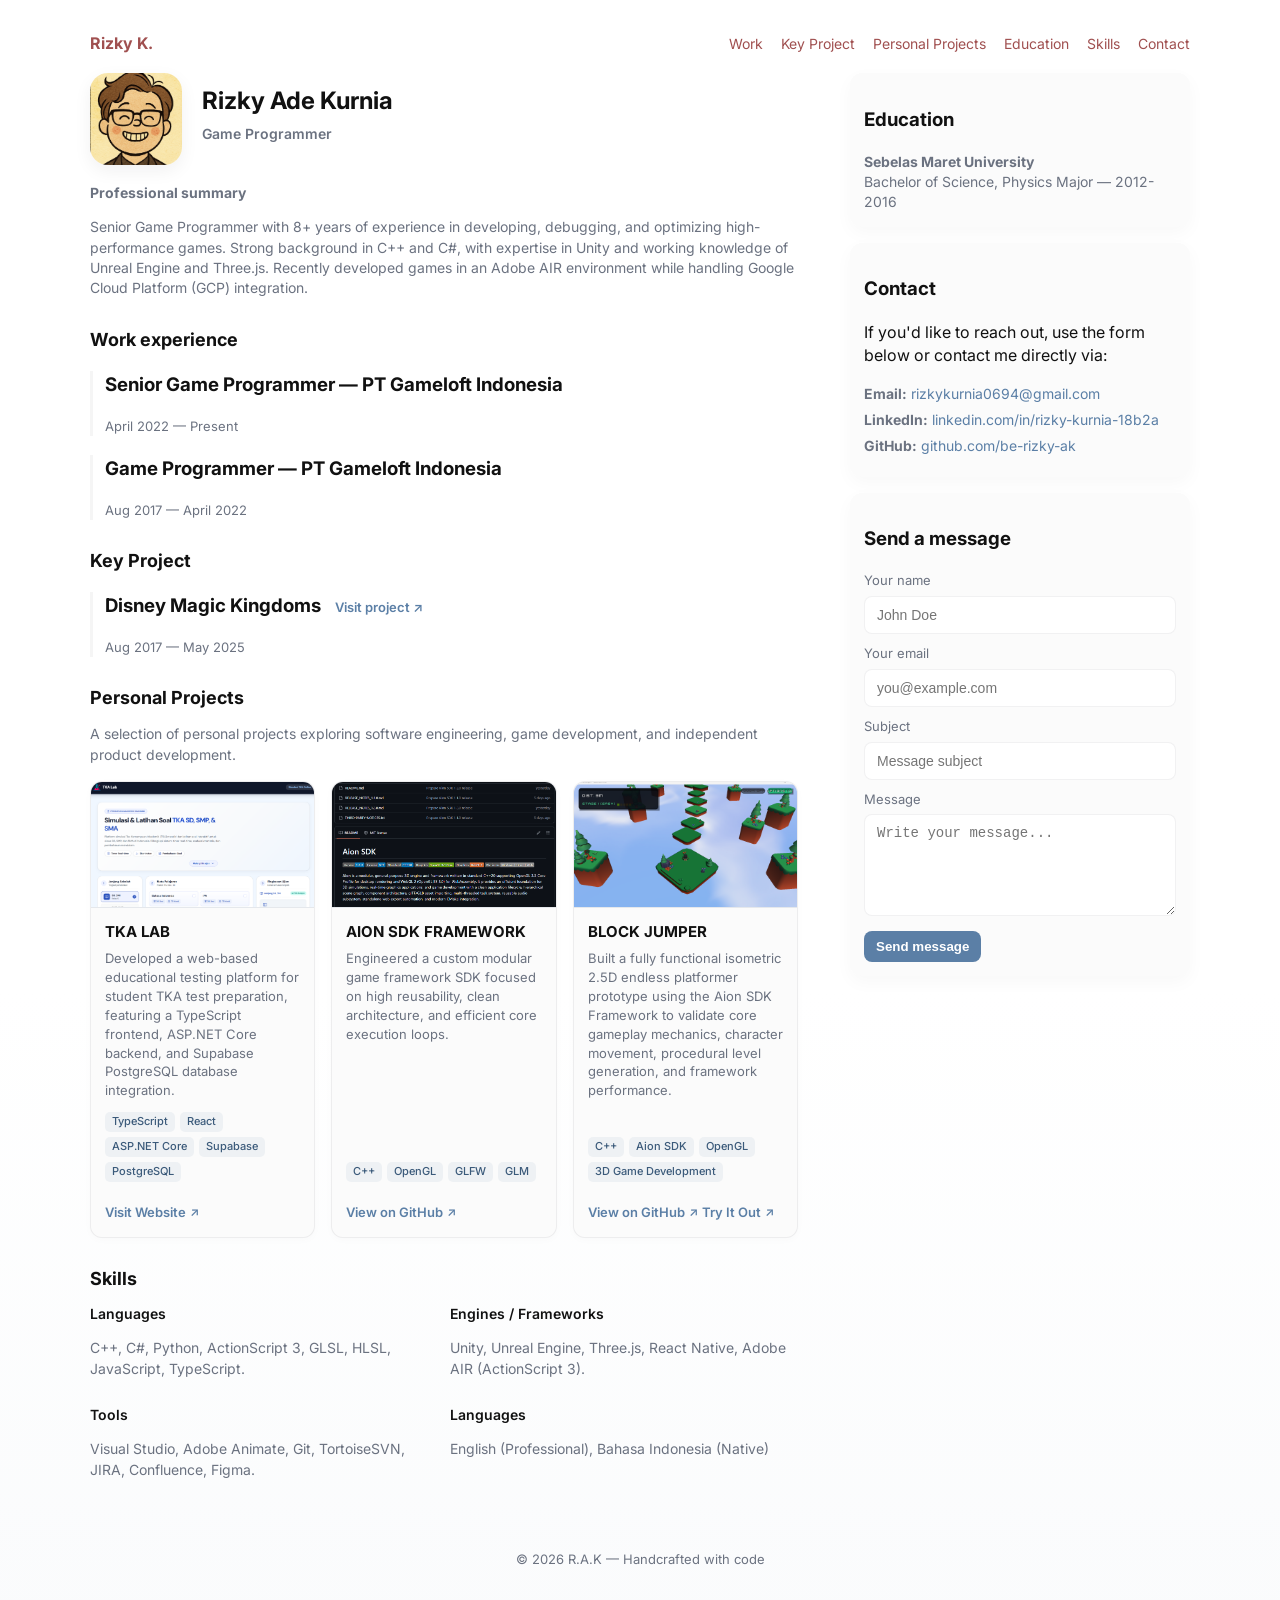
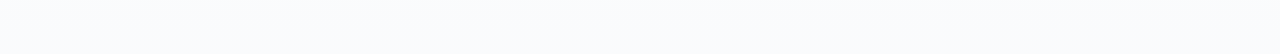
<file: index.html>
<!DOCTYPE html>
<html lang="en">
  <head>
    <meta charset="utf-8" />
    <meta name="viewport" content="width=device-width,initial-scale=1" />
    <title>Rizky Ade Kurnia — Game Programmer</title>

    <link
      href="https://fonts.googleapis.com/css2?family=Inter:wght@300;400;600;700&display=swap"
      rel="stylesheet"
    />
    <link rel="stylesheet" href="styles.css" />
    <meta name="description" content="Rizky Ade Kurnia — Game Programmer." />
  </head>
  <body>
    <header class="site-header">
      <nav class="nav">
        <div class="logo">Rizky K.</div>
        <ul class="nav-links">
          <li><a href="#work">Work</a></li>
          <li><a href="#project">Key Project</a></li>
          <li><a href="#personal-projects">Personal Projects</a></li>
          <li><a href="#education">Education</a></li>
          <li><a href="#skills">Skills</a></li>
          <li><a href="#contact-section">Contact</a></li>
        </ul>
      </nav>
    </header>

    <main class="container">
      <section class="left">
        <div class="profile-row">
          <div class="avatar">
            <img src="assets/profile.png" alt="Profile picture" />
          </div>
          <div class="headline">
            <h1>Rizky Ade Kurnia</h1>
            <p class="role">Game Programmer</p>
          </div>
        </div>

        <div class="summary">
          <p><strong>Professional summary</strong></p>
          <p>
            Senior Game Programmer with 8+ years of experience in developing, debugging, and optimizing high-performance games. Strong background in C++ and C#, with expertise in Unity and working knowledge of Unreal Engine and Three.js. Recently developed games in an Adobe AIR environment while handling Google Cloud Platform (GCP) integration.
          </p>
        </div>

        <section id="work" class="section">
          <h2>Work experience</h2>

          <article class="work-item">
            <h3>Senior Game Programmer — PT Gameloft Indonesia</h3>
            <p class="dates">April 2022 — Present</p>
          </article>
		  <article class="work-item">
            <h3>Game Programmer — PT Gameloft Indonesia</h3>
            <p class="dates">Aug 2017 — April 2022</p>
          </article>
        </section>

        <section id="project" class="section">
          <h2>Key Project</h2>

          <article class="work-item">
            <h3>
              Disney Magic Kingdoms
              <a
                class="external-link"
                href="https://www.disney-magic-kingdoms.com/"
                target="_blank"
                rel="noopener noreferrer"
                aria-label="Open Disney Magic Kingdoms in a new tab"
                title="Open Disney Magic Kingdoms (new tab)"
              >
                Visit project ↗
              </a>
            </h3>
            <p class="dates">Aug 2017 — May 2025</p>
          </article>
        </section>

        <section id="personal-projects" class="section">
          <h2>Personal Projects</h2>
          <p class="section-intro">
            A selection of personal projects exploring software engineering, game development, and independent product development.
          </p>

          <div class="projects-grid">
            <article class="project-card">
              <div class="project-img-wrapper">
                <img
                  src="assets/images/projects/tka-lab.png"
                  alt="TKA LAB educational testing platform preview"
                  class="project-img"
                  loading="lazy"
                  onerror="this.style.display='none'"
                />
              </div>
              <div class="project-content">
                <h3 class="project-title">TKA LAB</h3>
                <p class="project-desc">
                  Developed a web-based educational testing platform for student TKA test preparation, featuring a TypeScript frontend, ASP.NET Core backend, and Supabase PostgreSQL database integration.
                </p>
                <div class="project-tags">
                  <span class="project-tag">TypeScript</span>
                  <span class="project-tag">React</span>
                  <span class="project-tag">ASP.NET Core</span>
                  <span class="project-tag">Supabase</span>
                  <span class="project-tag">PostgreSQL</span>
                </div>
                <div class="project-action">
                  <a
                    href="https://tka-lab.vercel.app/"
                    class="project-link"
                    target="_blank"
                    rel="noopener noreferrer"
                    aria-label="Visit Website for TKA LAB (opens in a new tab)"
                  >
                    Visit Website <span aria-hidden="true">↗</span>
                  </a>
                </div>
              </div>
            </article>

            <article class="project-card">
              <div class="project-img-wrapper">
                <img
                  src="assets/images/projects/aion-sdk.png"
                  alt="AION SDK modular game framework preview"
                  class="project-img"
                  loading="lazy"
                  onerror="this.style.display='none'"
                />
              </div>
              <div class="project-content">
                <h3 class="project-title">AION SDK FRAMEWORK</h3>
                <p class="project-desc">
                  Engineered a custom modular game framework SDK focused on high reusability, clean architecture, and efficient core execution loops.
                </p>
                <div class="project-tags">
                  <span class="project-tag">C++</span>
                  <span class="project-tag">OpenGL</span>
                  <span class="project-tag">GLFW</span>
                  <span class="project-tag">GLM</span>
                </div>
                <div class="project-action">
                  <a
                    href="https://github.com/be-rizky-ak/aion-sdk"
                    class="project-link"
                    target="_blank"
                    rel="noopener noreferrer"
                    aria-label="View AION SDK FRAMEWORK on GitHub (opens in a new tab)"
                  >
                    View on GitHub <span aria-hidden="true">↗</span>
                  </a>
                </div>
              </div>
            </article>

            <article class="project-card">
              <div class="project-img-wrapper">
                <img
                  src="assets/images/projects/block-jumper.png"
                  alt="BLOCK JUMPER isometric 2.5D platformer game preview"
                  class="project-img"
                  loading="lazy"
                  onerror="this.style.display='none'"
                />
              </div>
              <div class="project-content">
                <h3 class="project-title">BLOCK JUMPER</h3>
                <p class="project-desc">
                  Built a fully functional isometric 2.5D endless platformer prototype using the Aion SDK Framework to validate core gameplay mechanics, character movement, procedural level generation, and framework performance.
                </p>
                <div class="project-tags">
                  <span class="project-tag">C++</span>
                  <span class="project-tag">Aion SDK</span>
                  <span class="project-tag">OpenGL</span>
                  <span class="project-tag">3D Game Development</span>
                </div>
                <div class="project-action">
                  <a
                    href="https://github.com/be-rizky-ak/block-jumper"
                    class="project-link"
                    target="_blank"
                    rel="noopener noreferrer"
                    aria-label="View BLOCK JUMPER on GitHub (opens in a new tab)"
                  >
                    View on GitHub <span aria-hidden="true">↗</span>
                  </a>
                  <a
                    href="https://be-rizky-ak.github.io/games/block-jumper/"
                    class="project-link"
                    target="_blank"
                    rel="noopener noreferrer"
                    aria-label="Try BLOCK JUMPER (opens in a new tab)"
                  >
                    Try It Out <span aria-hidden="true">↗</span>
                  </a>
                </div>
              </div>
            </article>
          </div>
        </section>

        <section id="skills" class="section">
          <h2>Skills</h2>
          <div class="skills-grid">
            <div>
              <strong>Languages</strong>
              <p>C++, C#, Python, ActionScript 3, GLSL, HLSL, JavaScript, TypeScript.</p>
            </div>
            <div>
              <strong>Engines / Frameworks</strong>
              <p>Unity, Unreal Engine, Three.js, React Native, Adobe AIR (ActionScript 3).</p>
            </div>
            <div>
              <strong>Tools</strong>
              <p>Visual Studio, Adobe Animate, Git, TortoiseSVN, JIRA, Confluence, Figma.</p>
            </div>
            <div>
              <strong>Languages</strong>
              <p>English (Professional), Bahasa Indonesia (Native)</p>
            </div>
          </div>
        </section>
      </section>

      <aside class="right">
        <div class="card">
          <h3>Education</h3>
          <p class="contact-links">
            <strong>Sebelas Maret University</strong><br />Bachelor of Science,
            Physics Major — 2012-2016
          </p>
        </div>

        <div class="card contact-card">
          <h3>Contact</h3>
          <p>
            If you'd like to reach out, use the form below or contact me
            directly via:
          </p>
          <ul class="contact-links">
            <li>
              <strong>Email:</strong>
              <a href="mailto:rizkykurnia0694@gmail.com"
                >rizkykurnia0694@gmail.com</a
              >
            </li>
            <li>
              <strong>LinkedIn:</strong>
              <a
                href="https://www.linkedin.com/in/rizky-kurnia-18b2a"
                target="_blank"
                rel="noopener"
                >linkedin.com/in/rizky-kurnia-18b2a</a
              >
            </li>
            <li>
              <strong>GitHub:</strong>
              <a
                href="https://github.com/be-rizky-ak"
                target="_blank"
                rel="noopener"
                >github.com/be-rizky-ak</a
              >
            </li>
          </ul>
        </div>

        <div id="contact-section" class="card">
          <h3>Send a message</h3>

          <form id="contact-form" class="contact-form" novalidate>
            <input
              type="text"
              name="website"
              id="website"
              class="honeypot"
              autocomplete="off"
              aria-hidden="true"
            />

            <label>
              Your name
              <input
                type="text"
                name="name"
                id="name"
                required
                placeholder="John Doe"
              />
            </label>

            <label>
              Your email
              <input
                type="email"
                name="email"
                id="email"
                required
                placeholder="you@example.com"
              />
            </label>

            <label>
              Subject
              <input
                type="text"
                name="subject"
                id="subject"
                required
                placeholder="Message subject"
              />
            </label>

            <label>
              Message
              <textarea
                name="message"
                id="message"
                rows="5"
                required
                placeholder="Write your message..."
              ></textarea>
            </label>

            <div class="form-actions">
              <button id="send-btn" type="submit" class="btn-primary">
                Send message
              </button>
              <div
                id="form-status"
                class="form-status"
                aria-live="polite"
              ></div>
            </div>
          </form>
        </div>
      </aside>
    </main>

    <footer class="site-footer">
      <p>© <span id="year"></span> R.A.K — Handcrafted with code </p>
    </footer>

    <script>
      const FORM_ENDPOINT = "https://formspree.io/f/xovnppkk";

      // UI refs
      const form = document.getElementById("contact-form");
      const status = document.getElementById("form-status");
      const sendBtn = document.getElementById("send-btn");

      function setStatus(text, isError = false) {
        status.textContent = text;
        status.style.color = isError ? "#b00020" : "";
      }

      function validateEmail(email) {
        return /\S+@\S+\.\S+/.test(email);
      }

      form.addEventListener("submit", async (e) => {
        e.preventDefault();
        setStatus("");
        const honeypot = document.getElementById("website").value;
        if (honeypot) {
          // bot detected — silently fail
          return;
        }

        const name = document.getElementById("name").value.trim();
        const email = document.getElementById("email").value.trim();
        const subject = document.getElementById("subject").value.trim();
        const message = document.getElementById("message").value.trim();

        if (!name || !email || !subject || !message) {
          setStatus("Please fill all fields.", true);
          return;
        }
        if (!validateEmail(email)) {
          setStatus("Please enter a valid email address.", true);
          return;
        }

        sendBtn.disabled = true;
        sendBtn.textContent = "Sending...";

        try {
          if (!FORM_ENDPOINT || FORM_ENDPOINT.includes("yourFormId")) {
            setStatus(
              "Form not configured. Add your Formspree endpoint in the script.",
              true
            );
            return;
          }

          const payload = {
            name,
            email,
            subject,
            message,
          };

          const res = await fetch(FORM_ENDPOINT, {
            method: "POST",
            headers: {
              Accept: "application/json",
              "Content-Type": "application/json",
            },
            body: JSON.stringify(payload),
          });

          if (res.ok) {
            setStatus("Message sent — thank you!");
            form.reset();
          } else {
            // show response detail if available
            const data = await res.json().catch(() => null);
            setStatus("Submission failed. Try again later.", true);
            console.error(
              "Form submit error",
              res.status,
              data || (await res.text())
            );
          }
        } catch (err) {
          console.error(err);
          setStatus("An error occurred. Please try again later.", true);
        } finally {
          sendBtn.disabled = false;
          sendBtn.textContent = "Send message";
        }
      });

      // simple year
      document.getElementById("year").textContent = new Date().getFullYear();
    </script>
  </body>
</html>
</file>
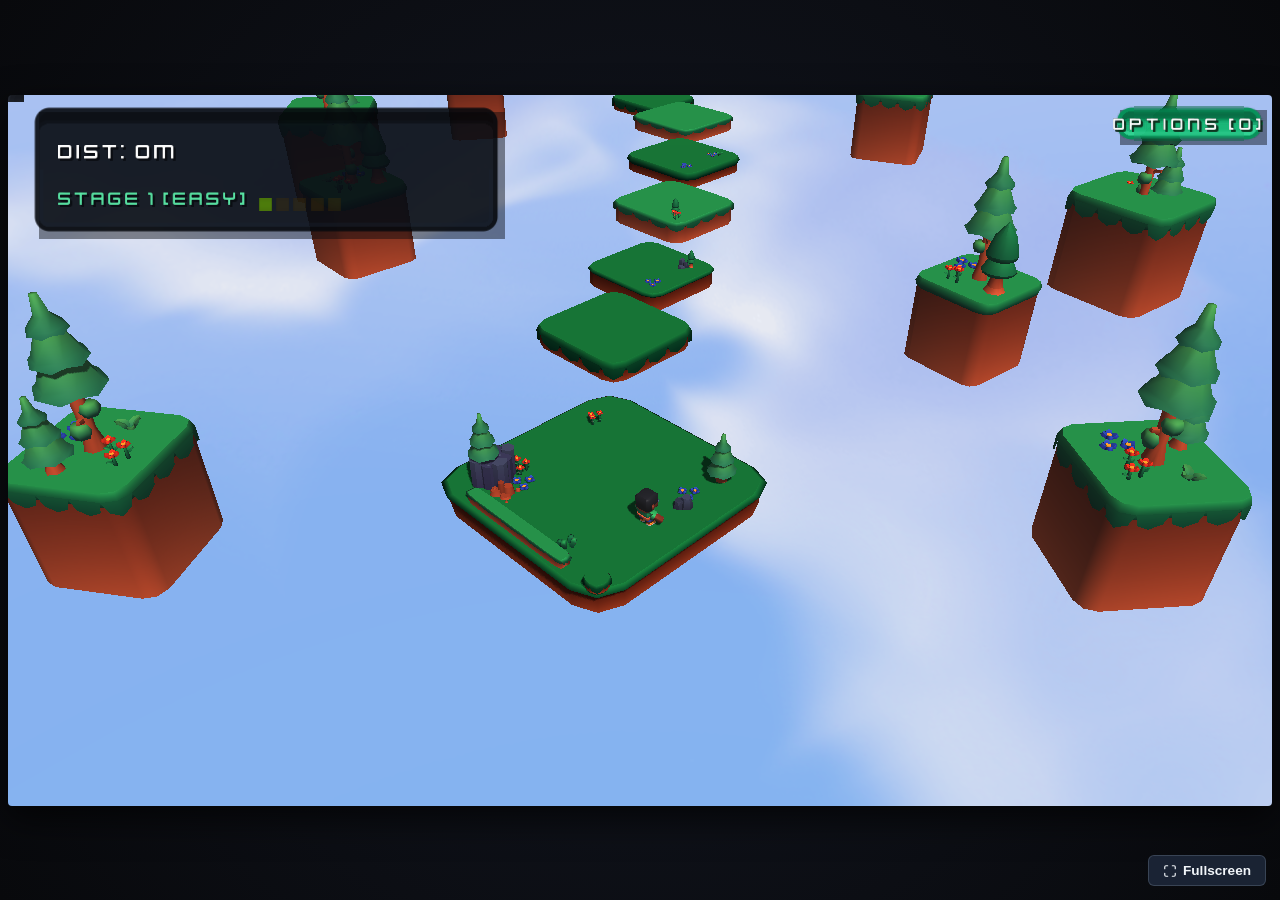
<file: games/block-jumper/index.html>
<!doctypehtml><html lang=en><head><meta charset=utf-8><meta content="width=device-width,initial-scale=1,maximum-scale=1,user-scalable=no"name=viewport><title>Block Jumper - Official Aion Engine SDK Showcase</title><link href=data:, rel=icon><style>*{box-sizing:border-box;margin:0;padding:0}body,html{width:100%;height:100%;overflow:hidden;background-color:#0b0c10;color:#e2e8f0;font-family:-apple-system,BlinkMacSystemFont,"Segoe UI",Roboto,Oxygen,Ubuntu,Cantarell,"Helvetica Neue",Arial,sans-serif;user-select:none;-webkit-user-select:none}#game-container{position:relative;width:100%;height:100%;display:flex;flex-direction:column;align-items:center;justify-content:center;background:radial-gradient(circle at center,#131722 0,#08090c 100%)}#canvas-wrapper{position:relative;width:100%;height:100%;display:flex;align-items:center;justify-content:center;padding:8px}canvas.emscripten{display:block;max-width:100%;max-height:100%;width:auto;height:auto;aspect-ratio:16/9;object-fit:contain;background-color:#000;outline:0;box-shadow:0 12px 36px rgba(0,0,0,.7);border-radius:4px;cursor:default;touch-action:none;-webkit-touch-callout:none;-webkit-user-select:none;user-select:none}#loading-overlay{position:absolute;top:0;left:0;width:100%;height:100%;background:radial-gradient(circle at center,#1b2434 0,#0a0d14 100%);display:flex;flex-direction:column;align-items:center;justify-content:center;z-index:100;transition:opacity .5s cubic-bezier(.4, 0, .2, 1),visibility .5s ease}#loading-overlay.hidden{opacity:0;visibility:hidden;pointer-events:none}.brand-title{font-size:2.25rem;font-weight:800;letter-spacing:.14em;text-transform:uppercase;margin-bottom:.4rem;color:#38bdf8;text-shadow:0 2px 14px rgba(56,189,248,.45)}.brand-subtitle{font-size:.85rem;font-weight:600;letter-spacing:.2em;text-transform:uppercase;color:#94a3b8;margin-bottom:2rem}.spinner{width:52px;height:52px;border:4px solid rgba(56,189,248,.18);border-top-color:#38bdf8;border-radius:50%;animation:bj-spin .85s linear infinite;margin-bottom:1.5rem}@keyframes bj-spin{0%{transform:rotate(0)}100%{transform:rotate(360deg)}}#status-text{font-size:.95rem;color:#cbd5e1;margin-bottom:.85rem;min-height:1.25rem}.progress-bar-container{width:280px;height:8px;background:rgba(15,23,42,.8);border:1px solid rgba(148,163,184,.25);border-radius:4px;overflow:hidden;margin-bottom:1.25rem}#progress-bar{width:0%;height:100%;background:linear-gradient(90deg,#0284c7 0,#38bdf8 100%);transition:width .2s ease-out}.audio-hint{font-size:.8rem;color:#64748b;letter-spacing:.05em}#controls-toolbar{position:absolute;bottom:14px;right:14px;display:flex;gap:8px;z-index:10}.btn{background:rgba(30,41,59,.85);color:#f1f5f9;border:1px solid rgba(148,163,184,.25);padding:7px 14px;border-radius:6px;cursor:pointer;font-size:.85rem;font-weight:600;display:inline-flex;align-items:center;gap:6px;backdrop-filter:blur(8px);transition:background .15s ease,border-color .15s ease,transform .1s ease}.btn:hover{background:rgba(51,65,85,.95);border-color:#38bdf8}.btn:active{transform:scale(.97)}#error-modal{display:none;position:absolute;top:50%;left:50%;transform:translate(-50%,-50%);background:#1e293b;border:1px solid #ef4444;border-radius:8px;padding:24px;max-width:480px;width:90%;box-shadow:0 20px 40px rgba(0,0,0,.8);z-index:200;text-align:center}#error-modal h2{color:#ef4444;margin-bottom:12px;font-size:1.25rem}#error-modal p{color:#cbd5e1;font-size:.9rem;line-height:1.5;margin-bottom:16px}#error-modal button{background:#ef4444;color:#fff;border:none;padding:8px 16px;border-radius:4px;cursor:pointer;font-weight:600}#error-modal button:hover{background:#dc2626}</style></head><body><div id=game-container><div id=loading-overlay><div class=brand-title>Block Jumper</div><div class=brand-subtitle>Official Aion Engine SDK Showcase</div><div id=spinner class=spinner></div><div id=status-text>Loading WebAssembly & Assets...</div><div class=progress-bar-container><div id=progress-bar></div></div><div class=audio-hint>Click anywhere to play with audio enabled</div></div><div id=error-modal><h2 id=error-title>Initialization Error</h2><p id=error-message>An error occurred while loading the game.</p><button onclick=location.reload()>Reload</button></div><div id=canvas-wrapper><canvas class=emscripten id=canvas oncontextmenu=event.preventDefault() tabindex=0></canvas></div><div id=controls-toolbar><button class=btn id=fullscreen-btn title="Toggle Fullscreen"><svg fill=none height=14 stroke=currentColor stroke-linecap=round stroke-linejoin=round stroke-width=2 viewBox="0 0 24 24"width=14><path d="M8 3H5a2 2 0 0 0-2 2v3m18 0V5a2 2 0 0 0-2-2h-3m0 18h3a2 2 0 0 0 2-2v-3M3 16v3a2 2 0 0 0 2 2h3"/></svg>Fullscreen</button></div></div><script>const activeAudioContexts=[],NativeAudioContext=window.AudioContext||window.webkitAudioContext;function unlockAudioContexts(){activeAudioContexts.forEach((function(e){e&&"suspended"===e.state&&e.resume().catch((function(){}))}))}function showError(e,t){var n=document.getElementById("error-modal"),o=document.getElementById("loading-overlay");o&&o.classList.add("hidden"),n&&(document.getElementById("error-title").textContent=e,document.getElementById("error-message").textContent=t,n.style.display="block")}function checkBrowserCapabilities(){if("object"!=typeof WebAssembly||"function"!=typeof WebAssembly.instantiate)return showError("WebAssembly Not Supported","Your browser does not support WebAssembly, which is required to run Block Jumper."),!1;var e=document.createElement("canvas");return!(!window.WebGL2RenderingContext||!e.getContext("webgl2"))||(showError("WebGL 2 Not Supported","WebGL 2 is required to play Block Jumper, but is disabled or unsupported by your browser or graphics driver. Please verify that hardware acceleration is enabled in your browser settings."),!1)}NativeAudioContext&&(window.AudioContext=function(){const e=new NativeAudioContext(...arguments);return activeAudioContexts.push(e),e},window.AudioContext.prototype=NativeAudioContext.prototype),window.addEventListener("click",unlockAudioContexts,{passive:!0}),window.addEventListener("keydown",unlockAudioContexts,{passive:!0}),window.addEventListener("touchstart",unlockAudioContexts,{passive:!0}),window.addEventListener("pointerdown",unlockAudioContexts,{passive:!0}),checkBrowserCapabilities();var statusText=document.getElementById("status-text"),progressBar=document.getElementById("progress-bar"),loadingOverlay=document.getElementById("loading-overlay"),canvas=document.getElementById("canvas");canvas&&canvas.addEventListener("click",(function(){canvas.focus()})),window.addEventListener("keydown",(function(e){["Space","ArrowUp","ArrowDown","ArrowLeft","ArrowRight"].indexOf(e.code)>-1&&(document.activeElement!==canvas&&document.activeElement!==document.body||e.preventDefault())}),!1);var fullscreenBtn=document.getElementById("fullscreen-btn");fullscreenBtn&&fullscreenBtn.addEventListener("click",(function(){if(document.fullscreenElement||document.webkitFullscreenElement)document.exitFullscreen?document.exitFullscreen():document.webkitExitFullscreen&&document.webkitExitFullscreen();else{var e=document.getElementById("game-container");e.requestFullscreen?e.requestFullscreen():e.webkitRequestFullscreen&&e.webkitRequestFullscreen()}}));var Module={print:function(e){console.log(e)},printErr:function(e){console.error(e)},canvas:(canvas||(canvas=document.getElementById("canvas")),canvas.addEventListener("webglcontextlost",(function(e){showError("WebGL Context Lost","The graphics context was lost. Please reload the page to restart Block Jumper."),e.preventDefault()}),!1),canvas),setStatus:function(e){if(e){statusText&&(statusText.textContent=e);var t=e.match(/([^(]+)\((\d+(\.\d+)?)\/(\d+)\)/);if(t&&progressBar){var n=parseFloat(t[2])/parseFloat(t[4])*100;progressBar.style.width=Math.min(Math.max(n,0),100)+"%"}}else loadingOverlay&&loadingOverlay.classList.add("hidden")},totalDependencies:0,monitorRunDependencies:function(e){this.totalDependencies=Math.max(this.totalDependencies,e),Module.setStatus(e?"Downloading resources ("+(this.totalDependencies-e)+"/"+this.totalDependencies+")...":"")},onRuntimeInitialized:function(){loadingOverlay&&loadingOverlay.classList.add("hidden"),canvas&&canvas.focus(),"function"==typeof Module._BlockJumper_SetTouchCapable&&Module._BlockJumper_SetTouchCapable(hasTouchCapability?1:0)}},hasTouchCapability="ontouchstart"in window||navigator&&navigator.maxTouchPoints>0||window.matchMedia&&window.matchMedia("(pointer: coarse)").matches;function dispatchTouch(e,t){if(canvas&&"function"==typeof Module._BlockJumper_OnTouch){var n=canvas.getBoundingClientRect();if(!(n.width<=0||n.height<=0)){var o=(e.clientX-n.left)/n.width,a=(e.clientY-n.top)/n.height;Module._BlockJumper_OnTouch(e.identifier,t,o,a)}}}function handleTouch(e,t){e.cancelable&&e.preventDefault();for(var n=0;n<e.changedTouches.length;n++)dispatchTouch(e.changedTouches[n],t)}canvas&&(canvas.addEventListener("touchstart",(function(e){handleTouch(e,0)}),{passive:!1}),canvas.addEventListener("touchmove",(function(e){handleTouch(e,1)}),{passive:!1}),canvas.addEventListener("touchend",(function(e){handleTouch(e,2)}),{passive:!1}),canvas.addEventListener("touchcancel",(function(e){handleTouch(e,3)}),{passive:!1})),window.addEventListener("blur",(function(){"function"==typeof Module._BlockJumper_ClearTouches&&Module._BlockJumper_ClearTouches()})),document.addEventListener("visibilitychange",(function(){document.hidden&&"function"==typeof Module._BlockJumper_ClearTouches&&Module._BlockJumper_ClearTouches()})),window.onerror=function(e){console.error("[BlockJumper Error]",e)}</script><script async src=BlockJumper.js></script></body></html>
</file>
<file: styles.css>
:root{
  --bg:#fff;
  --muted:#6b7280;
  --accent:#5b7fa6; /* greyish-blue */
  --header:#a05050;
  --card:#fbfbfb;
  --text:#111;
  --maxwidth:1100px;
  --gap:28px;
  font-family: 'Inter', system-ui, -apple-system, 'Segoe UI', Roboto, 'Helvetica Neue', Arial;
}

html{scroll-behavior:smooth;}
*{box-sizing:border-box}
body{
  margin:0;
  background: linear-gradient(180deg,#fff 0%, #fff 60%, rgba(91,127,166,0.03) 100%);
  color:var(--text);
  line-height:1.45;
  -webkit-font-smoothing:antialiased;
  -moz-osx-font-smoothing:grayscale;
  padding:32px 20px;
}

.site-header { max-width:var(--maxwidth); margin:0 auto 18px; }
.nav{ display:flex; align-items:center; justify-content:space-between; gap:12px; }
.logo{ color:var(--header); font-weight:700; }
.nav-links{ color:var(--header); list-style:none; display:flex; gap:18px; margin:0; padding:0; }
.nav-links a{ color:var(--header); text-decoration:none; font-size:14px; }

.container{
  max-width:var(--maxwidth);
  margin:0 auto;
  display:grid;
  grid-template-columns: 1fr 340px;
  gap:var(--gap);
  align-items:start;
}

/* Left column */
.left { padding-right:24px; }
.profile-row{ display:flex; gap:20px; align-items:center; margin-bottom:12px; }
.avatar{ width:92px; height:92px; border-radius:18px; overflow:hidden; background:#fff; display:flex; align-items:center; justify-content:center; box-shadow:0 6px 18px rgba(20,20,30,0.06); }
.avatar img{ width:100%; height:100%; object-fit:cover; display:block; }

.headline h1{ margin:0; font-size:24px; }
.role{ margin:6px 0 10px; color:var(--muted); font-weight:600; font-size:14px; }

.summary{ margin:18px 0 28px; color:var(--muted); font-size:14px; }

/* sections */
.section{ margin-bottom:28px; }
.section h2{ margin:0 0 12px; font-size:18px; }
.section-intro{ margin:0 0 16px; color:var(--muted); font-size:14px; line-height:1.5; }
.work-item{ margin-bottom:12px; border-left:3px solid rgba(0,0,0,0.04); padding-left:12px; }
.dates{ color:var(--muted); font-size:13px; margin:6px 0 8px; }

/* Personal projects grid */
.projects-grid{
  display:grid;
  grid-template-columns:repeat(3, 1fr);
  gap:16px;
}
.project-card{
  background:var(--card);
  border:1px solid rgba(16,24,40,0.06);
  border-radius:12px;
  overflow:hidden;
  display:flex;
  flex-direction:column;
  box-shadow:0 2px 8px rgba(16,20,30,0.02);
  transition:transform .2s ease, box-shadow .2s ease, border-color .2s ease;
}
.project-card:hover{
  transform:translateY(-2px);
  box-shadow:0 8px 20px rgba(16,20,30,0.06);
  border-color:rgba(91,127,166,0.3);
}
.project-img-wrapper{
  position:relative;
  width:100%;
  aspect-ratio:16 / 9;
  background:#f1f3f6;
  overflow:hidden;
  border-bottom:1px solid rgba(16,24,40,0.05);
}
.project-img{
  width:100%;
  height:100%;
  object-fit:cover;
  display:block;
  transition:transform .25s ease;
}
.project-card:hover .project-img{
  transform:scale(1.02);
}
.project-content{
  padding:14px;
  display:flex;
  flex-direction:column;
  flex:1;
}
.project-title{
  margin:0 0 8px;
  font-size:15px;
  font-weight:700;
  color:var(--text);
  line-height:1.3;
}
.project-desc{
  margin:0 0 12px;
  font-size:13px;
  color:var(--muted);
  line-height:1.45;
  flex:1;
}
.project-tags{
  display:flex;
  flex-wrap:wrap;
  gap:5px;
  margin-bottom:14px;
}
.project-tag{
  background:rgba(91,127,166,0.08);
  color:#3b5a7a;
  font-size:11px;
  font-weight:500;
  padding:2px 7px;
  border-radius:5px;
  white-space:nowrap;
}
.project-action{
  margin-top:auto;
  padding-top:4px;
}
.project-link{
  display:inline-flex;
  align-items:center;
  gap:4px;
  font-size:13px;
  font-weight:600;
  color:var(--accent);
  text-decoration:none;
}
.project-link:hover{
  text-decoration:underline;
  color:#436387;
}
.project-link span{
  font-size:12px;
  line-height:1;
}

/* skills grid */
.skills-grid{ display:grid; grid-template-columns:1fr 1fr; gap:12px; color:var(--muted); font-size:14px; }
.skills-grid strong{ color:var(--text); font-weight:600; }

/* right column (sidebar) */
.right{ position:relative; }
.card{ background:var(--card); border-radius:12px; padding:14px; margin-bottom:16px; box-shadow:0 6px 18px rgba(16,20,30,0.03); }
.contact-card a{ color:var(--accent); text-decoration:none; }

.contact-links{ list-style:none; padding:0; margin:8px 0 0; color:var(--muted); font-size:14px; }
.contact-links li{ margin:6px 0; }
.contact-links a{ color:var(--accent); text-decoration:none; word-break:break-all; }

/* form styles */
.contact-form label{ display:block; font-size:13px; color:var(--muted); margin-bottom:10px; }
.contact-form input[type="text"],
.contact-form input[type="email"],
.contact-form textarea{
  width:100%;
  padding:10px 12px;
  margin-top:6px;
  border:1px solid rgba(16,24,40,0.06);
  border-radius:8px;
  font-size:14px;
  outline:none;
  transition: box-shadow .15s ease, border-color .15s ease;
}
.contact-form input:focus, .contact-form textarea:focus {
  box-shadow:0 6px 14px rgba(91,127,166,0.08);
  border-color:var(--accent);
}
.form-actions{ display:flex; align-items:center; gap:12px; margin-top:10px; }
.btn-primary{
  background:var(--accent);
  color:#fff;
  padding:8px 12px;
  border-radius:8px;
  border:0;
  cursor:pointer;
  font-weight:600;
}
.form-status{ font-size:13px; color:var(--muted); }

.external-link{
  font-size:13px;
  margin-left:10px;
  text-decoration:none;
  color:var(--accent);
  font-weight:600;
}
.external-link:hover{ text-decoration:underline; }

/* hide honeypot from real users */
.honeypot{ position:absolute; left:-9999px; top:-9999px; opacity:0; pointer-events:none; height:0; width:0; }

/* other */
.small{ font-size:13px; color:var(--muted); }
.tiny-list{ margin:8px 0 0; padding-left:18px; }

.site-footer{ max-width:var(--maxwidth); margin:28px auto 0; color:var(--muted); font-size:13px; text-align:center; padding-bottom:40px; }

/* Responsive */
@media (max-width:1024px) and (min-width:901px){
  .projects-grid{
    grid-template-columns:repeat(2, 1fr);
  }
}

@media (max-width:900px){
  .container{ grid-template-columns: 1fr; }
  .right{ order:2; }
  .left{ order:1; padding-right:0; }
  .nav{ flex-wrap:wrap; gap:12px; }
  .nav-links{ display:flex; flex-wrap:wrap; gap:10px 16px; }
}

@media (max-width:768px){
  .projects-grid{
    grid-template-columns:repeat(2, 1fr);
  }
}

@media (max-width:560px){
  .projects-grid{
    grid-template-columns:1fr;
  }
  .nav-links{
    gap:8px 12px;
  }
  .nav-links a{
    font-size:13px;
  }
}
</file>
